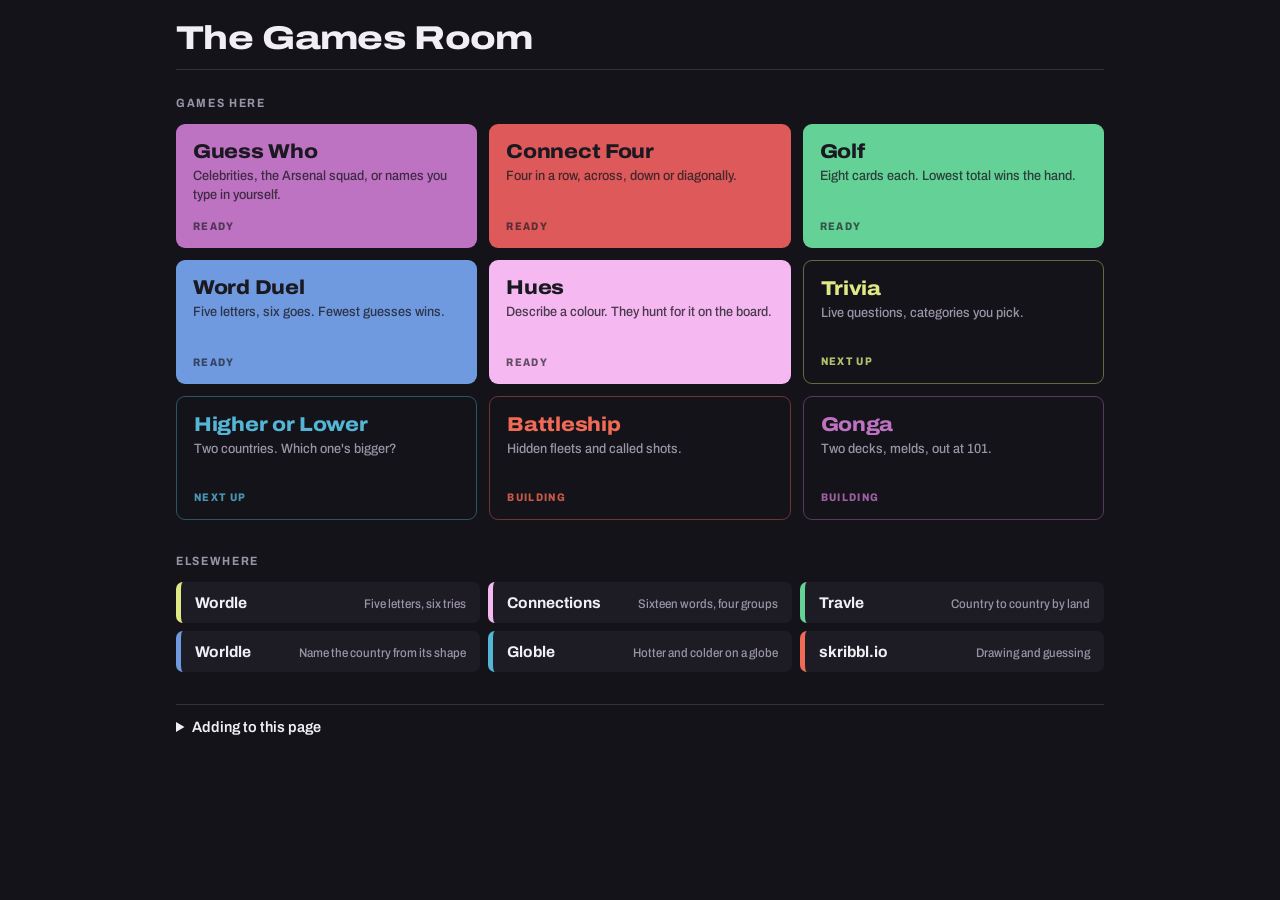
<file: index.html>
<!DOCTYPE html>
<html lang="en">
<head>
<meta charset="utf-8">
<meta name="viewport" content="width=device-width, initial-scale=1, viewport-fit=cover">
<title>The Games Room</title>
<link rel="preconnect" href="https://fonts.googleapis.com">
<link rel="preconnect" href="https://fonts.gstatic.com" crossorigin>
<link href="https://fonts.googleapis.com/css2?family=Archivo:wdth,wght@62..125,400..800&display=swap" rel="stylesheet">
<link rel="stylesheet" href="base.css">
<style>
  .bar h1 { color: var(--ink); }

  h2.section {
    margin: 34px 0 14px; font-size: 12px; letter-spacing: .14em;
    text-transform: uppercase; color: var(--mute);
    font-variation-settings: 'wdth' 88, 'wght' 700;
  }
  h2.section:first-of-type { margin-top: 26px; }

  .games { display: grid; gap: 12px; grid-template-columns: 1fr; }
  @media (min-width: 560px) { .games { grid-template-columns: 1fr 1fr; } }
  @media (min-width: 880px) { .games { grid-template-columns: 1fr 1fr 1fr; } }

  .game {
    --fill: var(--c-cyan);
    display: flex; flex-direction: column; gap: 5px;
    min-height: 124px;
    padding: 16px 17px; border-radius: 9px;
    background: var(--fill); color: var(--on-colour);
    text-decoration: none;
    transition: transform .16s cubic-bezier(.3,.7,.4,1), filter .16s;
  }
  a.game:hover { transform: translateY(-3px); filter: brightness(1.08); }
  a.game:active { transform: translateY(-1px); }

  .game .name {
    font-size: 20px; font-variation-settings: 'wdth' 112, 'wght' 800;
    letter-spacing: -.015em; line-height: 1.1;
  }
  .game .blurb {
    font-size: 13.5px; line-height: 1.4; opacity: .78;
    font-variation-settings: 'wdth' 92, 'wght' 500;
  }
  .game .tag {
    margin-top: auto; font-size: 11px; letter-spacing: .12em;
    text-transform: uppercase; font-variation-settings: 'wdth' 85, 'wght' 800;
    opacity: .66;
  }

  /* not built yet: the colour drops back to an outline */
  .game.pending {
    background: transparent;
    color: var(--fill);
    border: 1px solid color-mix(in srgb, var(--fill) 40%, transparent);
  }
  .game.pending .blurb { color: var(--mute); opacity: 1; }
  .game.pending .tag { opacity: .8; }

  .links { display: grid; gap: 8px; grid-template-columns: 1fr; }
  @media (min-width: 560px) { .links { grid-template-columns: 1fr 1fr; } }
  @media (min-width: 880px) { .links { grid-template-columns: 1fr 1fr 1fr; } }

  .links a {
    --fill: var(--c-lime);
    display: flex; align-items: baseline; gap: 10px;
    padding: 12px 14px; border-radius: 7px;
    background: var(--surface); color: var(--ink);
    text-decoration: none;
    border-left: 5px solid var(--fill);
    transition: background .15s, transform .15s;
    font-size: 15.5px; font-variation-settings: 'wdth' 100, 'wght' 700;
  }
  .links a:hover { background: var(--surface-2); transform: translateX(2px); }
  .links a span {
    margin-left: auto; text-align: right;
    font-size: 12.5px; color: var(--mute);
    font-variation-settings: 'wdth' 90, 'wght' 500;
  }
</style>
</head>
<body>
<div class="wrap">

  <div class="bar">
    <h1>The Games Room</h1>
  </div>

  <h2 class="section">Games here</h2>
  <div class="games">

    <a class="game" href="guess-who.html" style="--fill: var(--c-purple)">
      <span class="name">Guess Who</span>
      <span class="blurb">Celebrities, the Arsenal squad, or names you type in yourself.</span>
      <span class="tag">Ready</span>
    </a>

    <a class="game" href="connect-four.html" style="--fill: var(--c-red)">
      <span class="name">Connect Four</span>
      <span class="blurb">Four in a row, across, down or diagonally.</span>
      <span class="tag">Ready</span>
    </a>

    <a class="game" href="golf.html" style="--fill: var(--c-green)">
      <span class="name">Golf</span>
      <span class="blurb">Eight cards each. Lowest total wins the hand.</span>
      <span class="tag">Ready</span>
    </a>

    <a class="game" href="word-duel.html" style="--fill: var(--c-blue)">
      <span class="name">Word Duel</span>
      <span class="blurb">Five letters, six goes. Fewest guesses wins.</span>
      <span class="tag">Ready</span>
    </a>

    <a class="game" href="hues.html" style="--fill: var(--c-pink)">
      <span class="name">Hues</span>
      <span class="blurb">Describe a colour. They hunt for it on the board.</span>
      <span class="tag">Ready</span>
    </a>

    <div class="game pending" style="--fill: var(--c-lime)">
      <span class="name">Trivia</span>
      <span class="blurb">Live questions, categories you pick.</span>
      <span class="tag">Next up</span>
    </div>

    <div class="game pending" style="--fill: var(--c-cyan)">
      <span class="name">Higher or Lower</span>
      <span class="blurb">Two countries. Which one's bigger?</span>
      <span class="tag">Next up</span>
    </div>

    <div class="game pending" style="--fill: var(--c-coral)">
      <span class="name">Battleship</span>
      <span class="blurb">Hidden fleets and called shots.</span>
      <span class="tag">Building</span>
    </div>

    <div class="game pending" style="--fill: var(--c-purple)">
      <span class="name">Gonga</span>
      <span class="blurb">Two decks, melds, out at 101.</span>
      <span class="tag">Building</span>
    </div>

  </div>

  <h2 class="section">Elsewhere</h2>
  <div class="links">
    <a href="https://www.nytimes.com/games/wordle/index.html" target="_blank" rel="noopener" style="--fill: var(--c-lime)">Wordle <span>Five letters, six tries</span></a>
    <a href="https://www.nytimes.com/games/connections" target="_blank" rel="noopener" style="--fill: var(--c-pink)">Connections <span>Sixteen words, four groups</span></a>
    <a href="https://travle.earth/" target="_blank" rel="noopener" style="--fill: var(--c-green)">Travle <span>Country to country by land</span></a>
    <a href="https://worldle.teuteuf.fr/" target="_blank" rel="noopener" style="--fill: var(--c-blue)">Worldle <span>Name the country from its shape</span></a>
    <a href="https://globle-game.com/" target="_blank" rel="noopener" style="--fill: var(--c-cyan)">Globle <span>Hotter and colder on a globe</span></a>
    <a href="https://skribbl.io/" target="_blank" rel="noopener" style="--fill: var(--c-coral)">skribbl.io <span>Drawing and guessing</span></a>
  </div>

  <details class="help">
    <summary>Adding to this page</summary>
    <p>The Elsewhere list is plain HTML near the bottom of <code>index.html</code>. Copy one of the
       lines, change the address, the name and the description, and commit. The colour comes from
       the <code>--fill</code> value at the end of the line; the eight available are named at the
       top of <code>base.css</code>.</p>
    <p>A game marked Building has no page behind it yet.</p>
  </details>

</div>
</body>
</html>
</file>
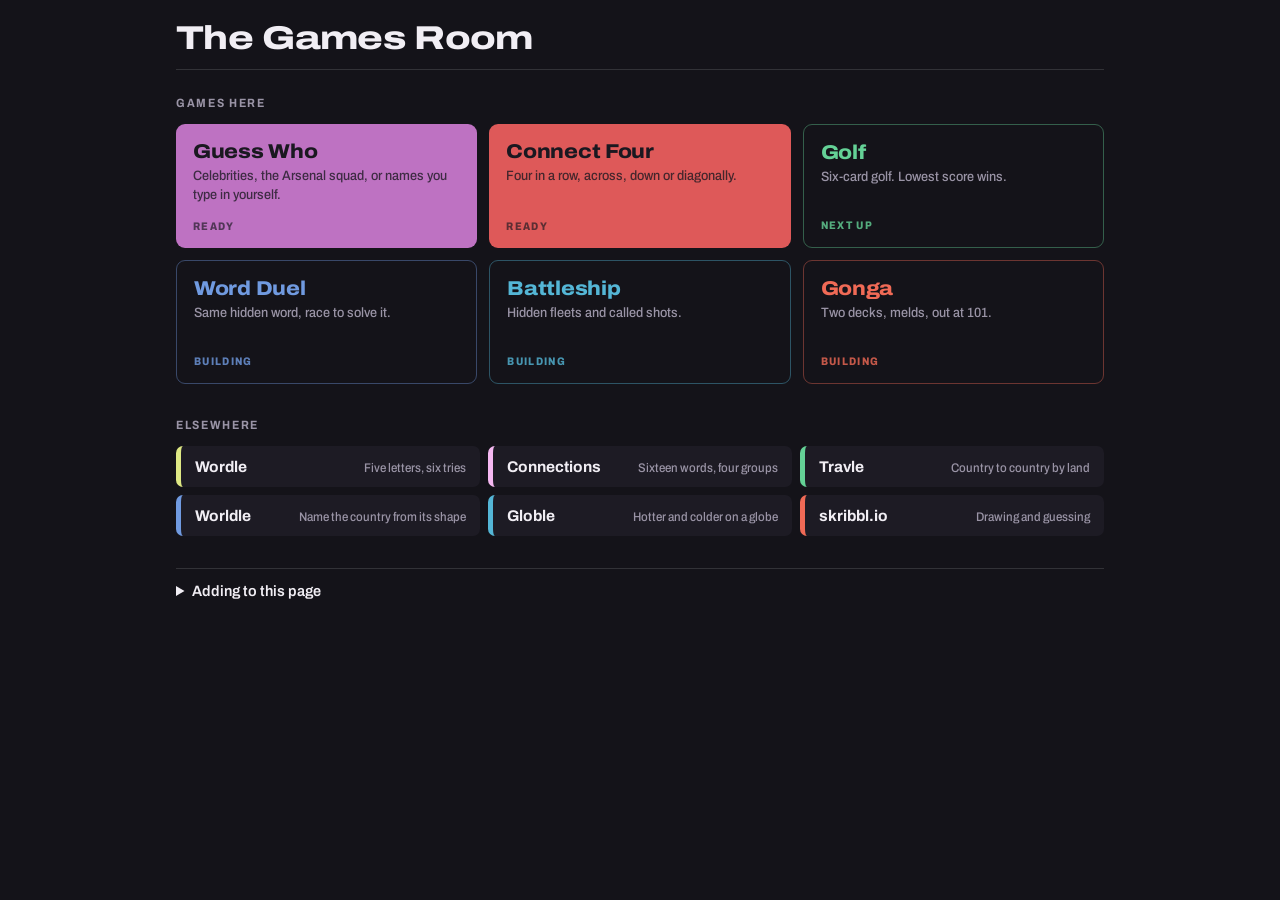
<file: index (1).html>
<!DOCTYPE html>
<html lang="en">
<head>
<meta charset="utf-8">
<meta name="viewport" content="width=device-width, initial-scale=1, viewport-fit=cover">
<title>The Games Room</title>
<link rel="preconnect" href="https://fonts.googleapis.com">
<link rel="preconnect" href="https://fonts.gstatic.com" crossorigin>
<link href="https://fonts.googleapis.com/css2?family=Archivo:wdth,wght@62..125,400..800&display=swap" rel="stylesheet">
<link rel="stylesheet" href="base.css">
<style>
  .bar h1 { color: var(--ink); }

  h2.section {
    margin: 34px 0 14px; font-size: 12px; letter-spacing: .14em;
    text-transform: uppercase; color: var(--mute);
    font-variation-settings: 'wdth' 88, 'wght' 700;
  }
  h2.section:first-of-type { margin-top: 26px; }

  .games { display: grid; gap: 12px; grid-template-columns: 1fr; }
  @media (min-width: 560px) { .games { grid-template-columns: 1fr 1fr; } }
  @media (min-width: 880px) { .games { grid-template-columns: 1fr 1fr 1fr; } }

  .game {
    --fill: var(--c-cyan);
    display: flex; flex-direction: column; gap: 5px;
    min-height: 124px;
    padding: 16px 17px; border-radius: 9px;
    background: var(--fill); color: var(--on-colour);
    text-decoration: none;
    transition: transform .16s cubic-bezier(.3,.7,.4,1), filter .16s;
  }
  a.game:hover { transform: translateY(-3px); filter: brightness(1.08); }
  a.game:active { transform: translateY(-1px); }

  .game .name {
    font-size: 20px; font-variation-settings: 'wdth' 112, 'wght' 800;
    letter-spacing: -.015em; line-height: 1.1;
  }
  .game .blurb {
    font-size: 13.5px; line-height: 1.4; opacity: .78;
    font-variation-settings: 'wdth' 92, 'wght' 500;
  }
  .game .tag {
    margin-top: auto; font-size: 11px; letter-spacing: .12em;
    text-transform: uppercase; font-variation-settings: 'wdth' 85, 'wght' 800;
    opacity: .66;
  }

  /* not built yet: the colour drops back to an outline */
  .game.pending {
    background: transparent;
    color: var(--fill);
    border: 1px solid color-mix(in srgb, var(--fill) 40%, transparent);
  }
  .game.pending .blurb { color: var(--mute); opacity: 1; }
  .game.pending .tag { opacity: .8; }

  .links { display: grid; gap: 8px; grid-template-columns: 1fr; }
  @media (min-width: 560px) { .links { grid-template-columns: 1fr 1fr; } }
  @media (min-width: 880px) { .links { grid-template-columns: 1fr 1fr 1fr; } }

  .links a {
    --fill: var(--c-lime);
    display: flex; align-items: baseline; gap: 10px;
    padding: 12px 14px; border-radius: 7px;
    background: var(--surface); color: var(--ink);
    text-decoration: none;
    border-left: 5px solid var(--fill);
    transition: background .15s, transform .15s;
    font-size: 15.5px; font-variation-settings: 'wdth' 100, 'wght' 700;
  }
  .links a:hover { background: var(--surface-2); transform: translateX(2px); }
  .links a span {
    margin-left: auto; text-align: right;
    font-size: 12.5px; color: var(--mute);
    font-variation-settings: 'wdth' 90, 'wght' 500;
  }
</style>
</head>
<body>
<div class="wrap">

  <div class="bar">
    <h1>The Games Room</h1>
  </div>

  <h2 class="section">Games here</h2>
  <div class="games">

    <a class="game" href="guess-who.html" style="--fill: var(--c-purple)">
      <span class="name">Guess Who</span>
      <span class="blurb">Celebrities, the Arsenal squad, or names you type in yourself.</span>
      <span class="tag">Ready</span>
    </a>

    <a class="game" href="connect-four.html" style="--fill: var(--c-red)">
      <span class="name">Connect Four</span>
      <span class="blurb">Four in a row, across, down or diagonally.</span>
      <span class="tag">Ready</span>
    </a>

    <div class="game pending" style="--fill: var(--c-green)">
      <span class="name">Golf</span>
      <span class="blurb">Six-card golf. Lowest score wins.</span>
      <span class="tag">Next up</span>
    </div>

    <div class="game pending" style="--fill: var(--c-blue)">
      <span class="name">Word Duel</span>
      <span class="blurb">Same hidden word, race to solve it.</span>
      <span class="tag">Building</span>
    </div>

    <div class="game pending" style="--fill: var(--c-cyan)">
      <span class="name">Battleship</span>
      <span class="blurb">Hidden fleets and called shots.</span>
      <span class="tag">Building</span>
    </div>

    <div class="game pending" style="--fill: var(--c-coral)">
      <span class="name">Gonga</span>
      <span class="blurb">Two decks, melds, out at 101.</span>
      <span class="tag">Building</span>
    </div>

  </div>

  <h2 class="section">Elsewhere</h2>
  <div class="links">
    <a href="https://www.nytimes.com/games/wordle/index.html" target="_blank" rel="noopener" style="--fill: var(--c-lime)">Wordle <span>Five letters, six tries</span></a>
    <a href="https://www.nytimes.com/games/connections" target="_blank" rel="noopener" style="--fill: var(--c-pink)">Connections <span>Sixteen words, four groups</span></a>
    <a href="https://travle.earth/" target="_blank" rel="noopener" style="--fill: var(--c-green)">Travle <span>Country to country by land</span></a>
    <a href="https://worldle.teuteuf.fr/" target="_blank" rel="noopener" style="--fill: var(--c-blue)">Worldle <span>Name the country from its shape</span></a>
    <a href="https://globle-game.com/" target="_blank" rel="noopener" style="--fill: var(--c-cyan)">Globle <span>Hotter and colder on a globe</span></a>
    <a href="https://skribbl.io/" target="_blank" rel="noopener" style="--fill: var(--c-coral)">skribbl.io <span>Drawing and guessing</span></a>
  </div>

  <details class="help">
    <summary>Adding to this page</summary>
    <p>The Elsewhere list is plain HTML near the bottom of <code>index.html</code>. Copy one of the
       lines, change the address, the name and the description, and commit. The colour comes from
       the <code>--fill</code> value at the end of the line; the eight available are named at the
       top of <code>base.css</code>.</p>
    <p>A game marked Building has no page behind it yet.</p>
  </details>

</div>
</body>
</html>
</file>
<file: base.css>
/* Shared shell. Committed dark: the page is always dark, and the colour comes
   from the game palette below. Each game page sets --accent to one of them. */

:root {
  color-scheme: dark;

  --page: #141319;
  --surface: #1D1B24;
  --surface-2: #26232F;
  --ink: #F1EEF4;
  --mute: #9A94A6;
  --rule: rgba(255, 255, 255, .13);
  --sunk: rgba(255, 255, 255, .06);
  --shadow: rgba(0, 0, 0, .45);

  /* game palette */
  --c-red:    #DE5959;
  --c-blue:   #709AE0;
  --c-lime:   #DEE884;
  --c-coral:  #F06A56;
  --c-purple: #BE72C2;
  --c-cyan:   #54B6D6;
  --c-green:  #64D196;
  --c-pink:   #F5B8F1;

  /* ink that sits on top of a bright palette fill */
  --on-colour: #1A1820;

  --accent: var(--c-cyan);

  --ok: #64D196;
  --bad: #DE5959;

  box-sizing: border-box;
  padding-top: env(safe-area-inset-top, 0px);
  padding-bottom: env(safe-area-inset-bottom, 0px);
}

*, *::before, *::after { box-sizing: border-box; }
html { scroll-padding-top: env(safe-area-inset-top, 0px); }

body {
  margin: 0;
  background: var(--page);
  color: var(--ink);
  font-family: 'Archivo', 'Helvetica Neue', Arial, sans-serif;
  font-variation-settings: 'wdth' 100;
  -webkit-font-smoothing: antialiased;
}

.wrap {
  max-width: 960px;
  margin: 0 auto;
  padding-block: 22px 60px;
  padding-inline: 16px;
}

/* ---- top bar ---- */
.bar {
  display: flex; align-items: baseline; flex-wrap: wrap;
  gap: 8px 16px; padding-bottom: 14px;
  border-bottom: 1px solid var(--rule);
}
.bar h1 {
  margin: 0;
  font-size: clamp(23px, 4.6vw, 33px);
  font-weight: 800; font-variation-settings: 'wdth' 125, 'wght' 800;
  letter-spacing: -.02em; line-height: 1; text-wrap: balance;
  color: var(--accent);
}
.bar-actions { margin-left: auto; display: flex; gap: 8px; flex-wrap: wrap; }

.chip {
  font-size: 12.5px; color: var(--mute);
  font-variation-settings: 'wdth' 88, 'wght' 600;
  letter-spacing: .05em;
}
.chip b { color: var(--ink); font-variation-settings: 'wdth' 100, 'wght' 700; letter-spacing: .12em; }

.home {
  display: inline-block; margin-top: 12px;
  font-size: 13.5px; color: var(--mute); text-decoration: none;
  font-variation-settings: 'wdth' 90, 'wght' 600;
}
.home:hover { color: var(--accent); }

/* ---- buttons ---- */
button { font: inherit; cursor: pointer; border-radius: 5px; transition: background .15s, border-color .15s, color .15s, opacity .15s; }
.btn {
  padding: 8px 15px; font-size: 13.5px;
  font-variation-settings: 'wdth' 92, 'wght' 600;
  background: transparent; color: var(--ink);
  border: 1px solid var(--rule);
}
.btn:hover:not(:disabled) { background: var(--sunk); border-color: var(--accent); }
.btn:disabled { opacity: .4; cursor: default; }
.btn.primary {
  background: var(--accent); color: var(--on-colour);
  border-color: var(--accent);
  font-variation-settings: 'wdth' 95, 'wght' 700;
}
.btn.primary:hover:not(:disabled) { filter: brightness(1.12); background: var(--accent); }
:focus-visible { outline: 3px solid var(--accent); outline-offset: 2px; }

/* ---- forms ---- */
input, textarea, select {
  font: inherit; color: var(--ink);
  background: var(--surface); border: 1px solid var(--rule); border-radius: 5px;
  padding: 9px 12px; min-width: 0;
}
input:focus, textarea:focus, select:focus { border-color: var(--accent); }
textarea { width: 100%; resize: vertical; line-height: 1.5; font-size: 14.5px; }

/* ---- lobby ---- */
.lobby { margin-top: 26px; display: grid; gap: 16px; max-width: 520px; }
.lobby h2 {
  margin: 0; font-size: 17px;
  font-variation-settings: 'wdth' 100, 'wght' 700; letter-spacing: -.01em;
}
.lobby p { margin: 0; font-size: 14.5px; line-height: 1.55; color: var(--mute); }
.lobby-row { display: flex; gap: 8px; flex-wrap: wrap; align-items: center; }
.lobby input.code {
  font-size: 16px; letter-spacing: .18em; text-transform: uppercase;
  font-variation-settings: 'wdth' 100, 'wght' 600;
  width: 7.5em; text-align: center;
}

.code-plate {
  display: flex; align-items: center; gap: 16px; flex-wrap: wrap;
  padding: 16px 18px; border-radius: 8px;
  background: var(--accent); color: var(--on-colour);
}
.code-plate .label { font-size: 11.5px; letter-spacing: .1em; font-variation-settings: 'wdth' 88, 'wght' 700; opacity: .72; }
.code-plate .code {
  font-size: clamp(32px, 9vw, 46px); line-height: 1.05;
  font-variation-settings: 'wdth' 120, 'wght' 800;
  letter-spacing: .12em; font-variant-numeric: tabular-nums;
}
.code-plate .note { color: var(--on-colour); opacity: .8; }

.note { font-size: 13.5px; line-height: 1.55; color: var(--mute); }
.note.bad { color: var(--bad); }
.note.ok { color: var(--ok); }

/* ---- turn strip ---- */
.turn {
  margin: 22px 0 16px; display: flex; align-items: center; gap: 11px; flex-wrap: wrap;
  font-size: 16px; font-variation-settings: 'wdth' 100, 'wght' 700;
}
.turn .dot { width: 15px; height: 15px; border-radius: 50%; flex: none; }
.turn .sub { font-size: 13.5px; color: var(--mute); font-variation-settings: 'wdth' 90, 'wght' 500; }

/* ---- help ---- */
details.help { margin-top: 32px; border-top: 1px solid var(--rule); padding-top: 14px; }
details.help summary { cursor: pointer; font-size: 15px; font-variation-settings: 'wdth' 95, 'wght' 600; }
details.help p, details.help li { font-size: 14.5px; line-height: 1.6; color: var(--mute); max-width: 62ch; }
details.help ul { padding-left: 18px; }
details.help li { margin-bottom: 5px; }

@media (prefers-reduced-motion: reduce) {
  * { animation-duration: .01ms !important; transition-duration: .01ms !important; }
}
</file>
